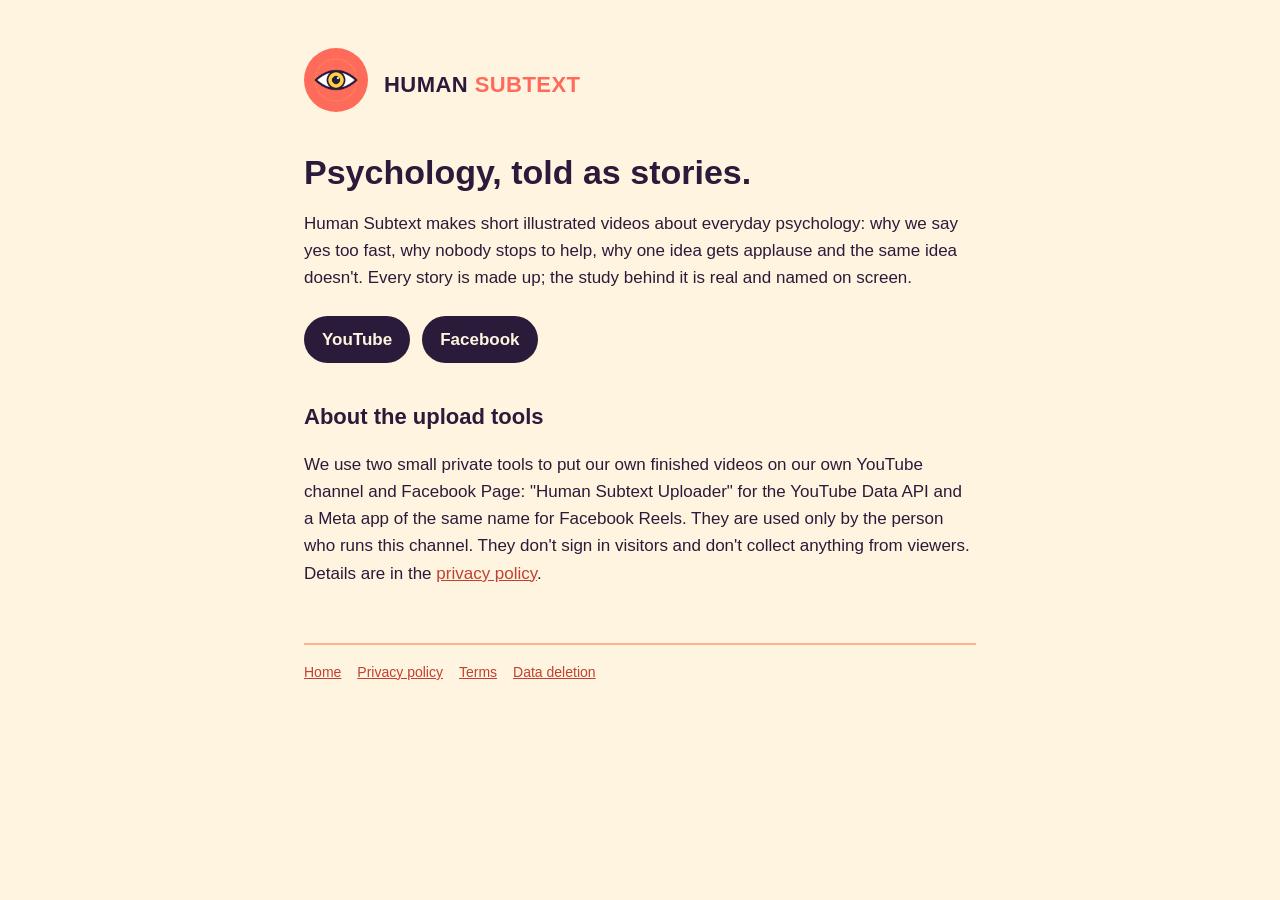
<file: index.html>
<!doctype html><html lang="en"><head><meta charset="utf-8"><meta name="viewport" content="width=device-width,initial-scale=1">
<title>Human Subtext: psychology, told as stories</title><meta name="description" content="Short illustrated stories about everyday psychology, each built on a real study."><link rel="icon" href="avatar.png"><link rel="stylesheet" href="style.css"></head><body><main>
<header><a href="index.html"><img src="avatar.png" alt="Human Subtext logo"></a><a href="index.html" class="word">HUMAN <span>SUBTEXT</span></a></header>
<h1>Psychology, told as stories.</h1>
<p>Human Subtext makes short illustrated videos about everyday psychology: why we say yes too fast, why nobody stops to help, why one idea gets applause and the same idea doesn't. Every story is made up; the study behind it is real and named on screen.</p>
<div class="links"><a href="https://www.youtube.com/@HumanSubtextPsych">YouTube</a><a href="https://www.facebook.com/profile.php?id=61596169727923">Facebook</a></div>
<h2>About the upload tools</h2>
<p>We use two small private tools to put our own finished videos on our own YouTube channel and Facebook Page: "Human Subtext Uploader" for the YouTube Data API and a Meta app of the same name for Facebook Reels. They are used only by the person who runs this channel. They don't sign in visitors and don't collect anything from viewers. Details are in the <a href="privacy.html">privacy policy</a>.</p>
<footer><a href="index.html">Home</a><a href="privacy.html">Privacy policy</a><a href="terms.html">Terms</a><a href="privacy.html#data-deletion">Data deletion</a></footer>
</main></body></html>
</file>
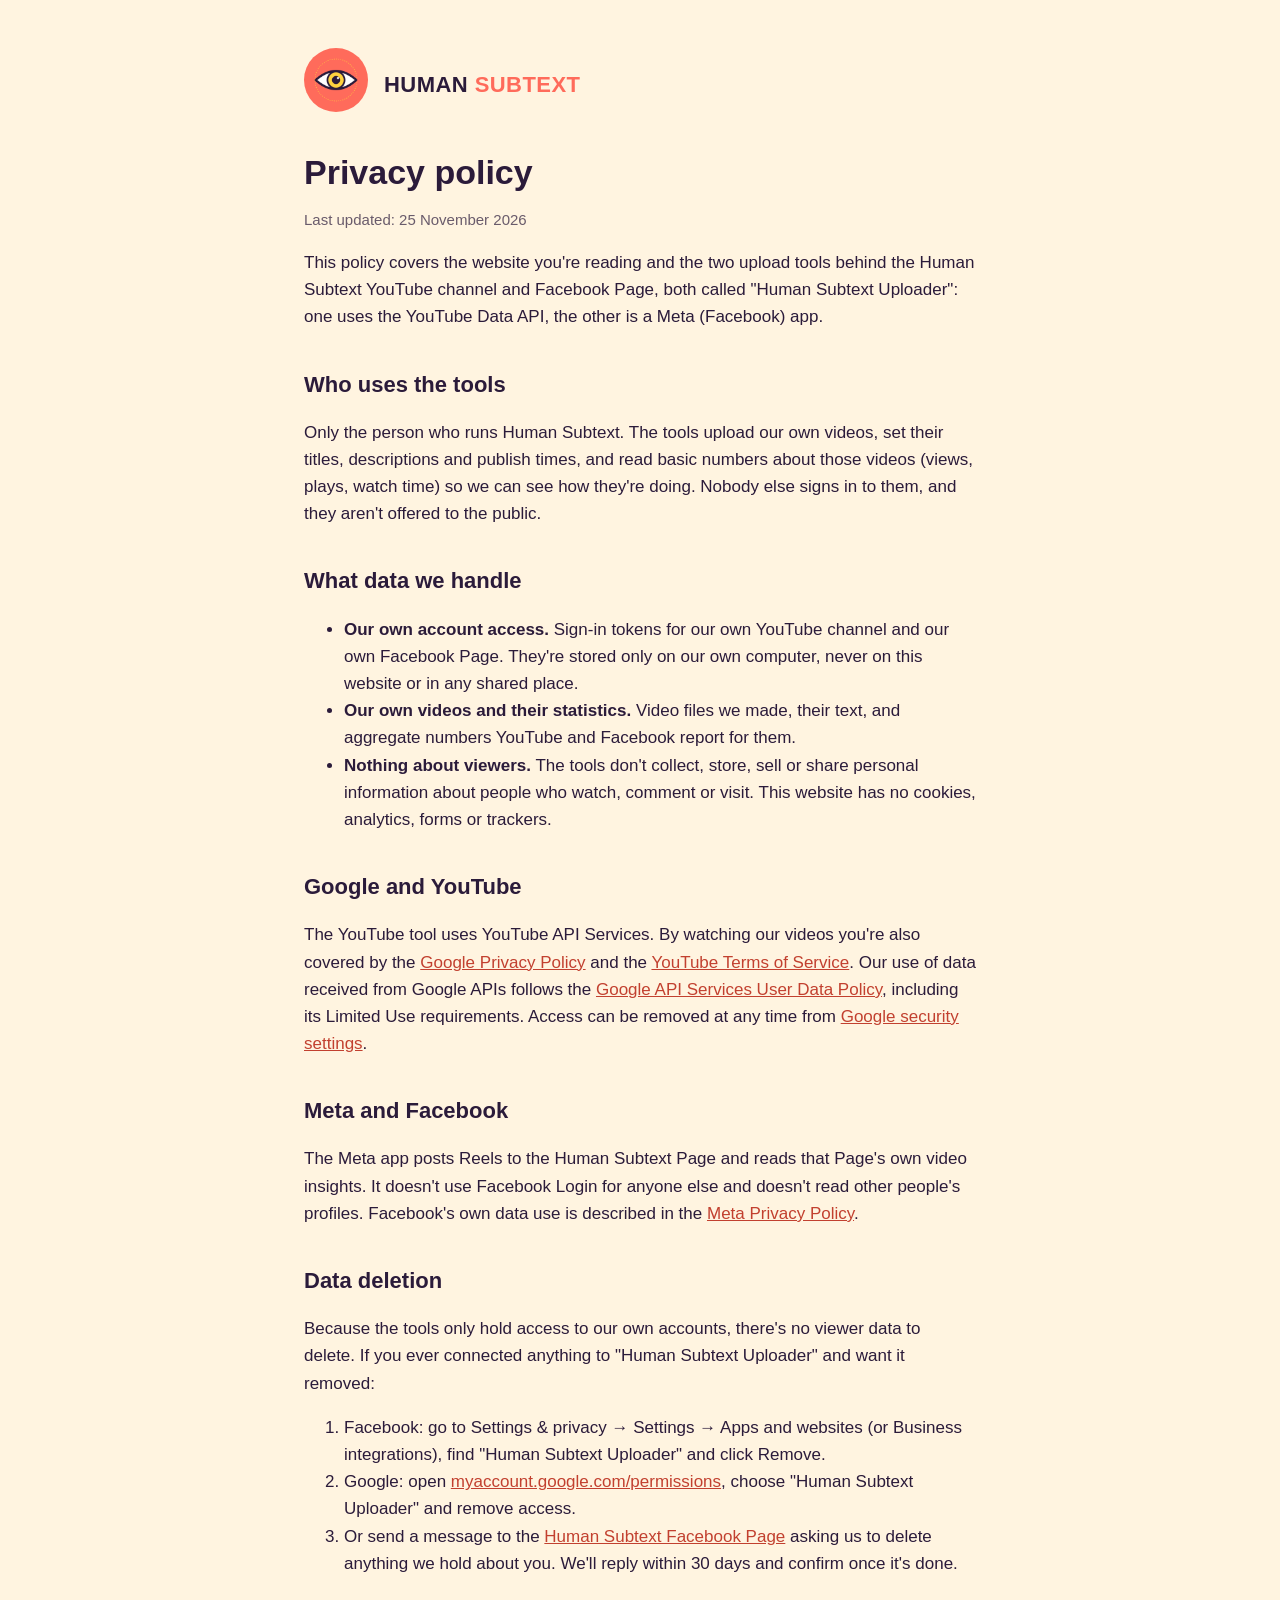
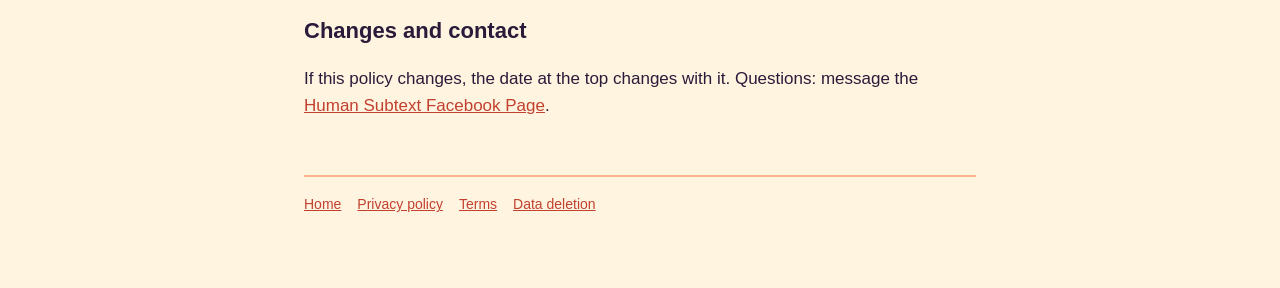
<file: privacy.html>
<!doctype html><html lang="en"><head><meta charset="utf-8"><meta name="viewport" content="width=device-width,initial-scale=1">
<title>Privacy policy · Human Subtext</title><link rel="icon" href="avatar.png"><link rel="stylesheet" href="style.css"></head><body><main>
<header><a href="index.html"><img src="avatar.png" alt="Human Subtext logo"></a><a href="index.html" class="word">HUMAN <span>SUBTEXT</span></a></header>
<h1>Privacy policy</h1>
<p class="muted">Last updated: 25 November 2026</p>
<p>This policy covers the website you're reading and the two upload tools behind the Human Subtext YouTube channel and Facebook Page, both called "Human Subtext Uploader": one uses the YouTube Data API, the other is a Meta (Facebook) app.</p>

<h2>Who uses the tools</h2>
<p>Only the person who runs Human Subtext. The tools upload our own videos, set their titles, descriptions and publish times, and read basic numbers about those videos (views, plays, watch time) so we can see how they're doing. Nobody else signs in to them, and they aren't offered to the public.</p>

<h2>What data we handle</h2>
<ul>
<li><b>Our own account access.</b> Sign-in tokens for our own YouTube channel and our own Facebook Page. They're stored only on our own computer, never on this website or in any shared place.</li>
<li><b>Our own videos and their statistics.</b> Video files we made, their text, and aggregate numbers YouTube and Facebook report for them.</li>
<li><b>Nothing about viewers.</b> The tools don't collect, store, sell or share personal information about people who watch, comment or visit. This website has no cookies, analytics, forms or trackers.</li>
</ul>

<h2>Google and YouTube</h2>
<p>The YouTube tool uses YouTube API Services. By watching our videos you're also covered by the <a href="https://policies.google.com/privacy">Google Privacy Policy</a> and the <a href="https://www.youtube.com/t/terms">YouTube Terms of Service</a>. Our use of data received from Google APIs follows the <a href="https://developers.google.com/terms/api-services-user-data-policy">Google API Services User Data Policy</a>, including its Limited Use requirements. Access can be removed at any time from <a href="https://myaccount.google.com/permissions">Google security settings</a>.</p>

<h2>Meta and Facebook</h2>
<p>The Meta app posts Reels to the Human Subtext Page and reads that Page's own video insights. It doesn't use Facebook Login for anyone else and doesn't read other people's profiles. Facebook's own data use is described in the <a href="https://www.facebook.com/privacy/policy/">Meta Privacy Policy</a>.</p>

<h2 id="data-deletion">Data deletion</h2>
<p>Because the tools only hold access to our own accounts, there's no viewer data to delete. If you ever connected anything to "Human Subtext Uploader" and want it removed:</p>
<ol>
<li>Facebook: go to Settings &amp; privacy → Settings → Apps and websites (or Business integrations), find "Human Subtext Uploader" and click Remove.</li>
<li>Google: open <a href="https://myaccount.google.com/permissions">myaccount.google.com/permissions</a>, choose "Human Subtext Uploader" and remove access.</li>
<li>Or send a message to the <a href="https://www.facebook.com/profile.php?id=61596169727923">Human Subtext Facebook Page</a> asking us to delete anything we hold about you. We'll reply within 30 days and confirm once it's done.</li>
</ol>

<h2>Changes and contact</h2>
<p>If this policy changes, the date at the top changes with it. Questions: message the <a href="https://www.facebook.com/profile.php?id=61596169727923">Human Subtext Facebook Page</a>.</p>
<footer><a href="index.html">Home</a><a href="privacy.html">Privacy policy</a><a href="terms.html">Terms</a><a href="privacy.html#data-deletion">Data deletion</a></footer>
</main></body></html>
</file>
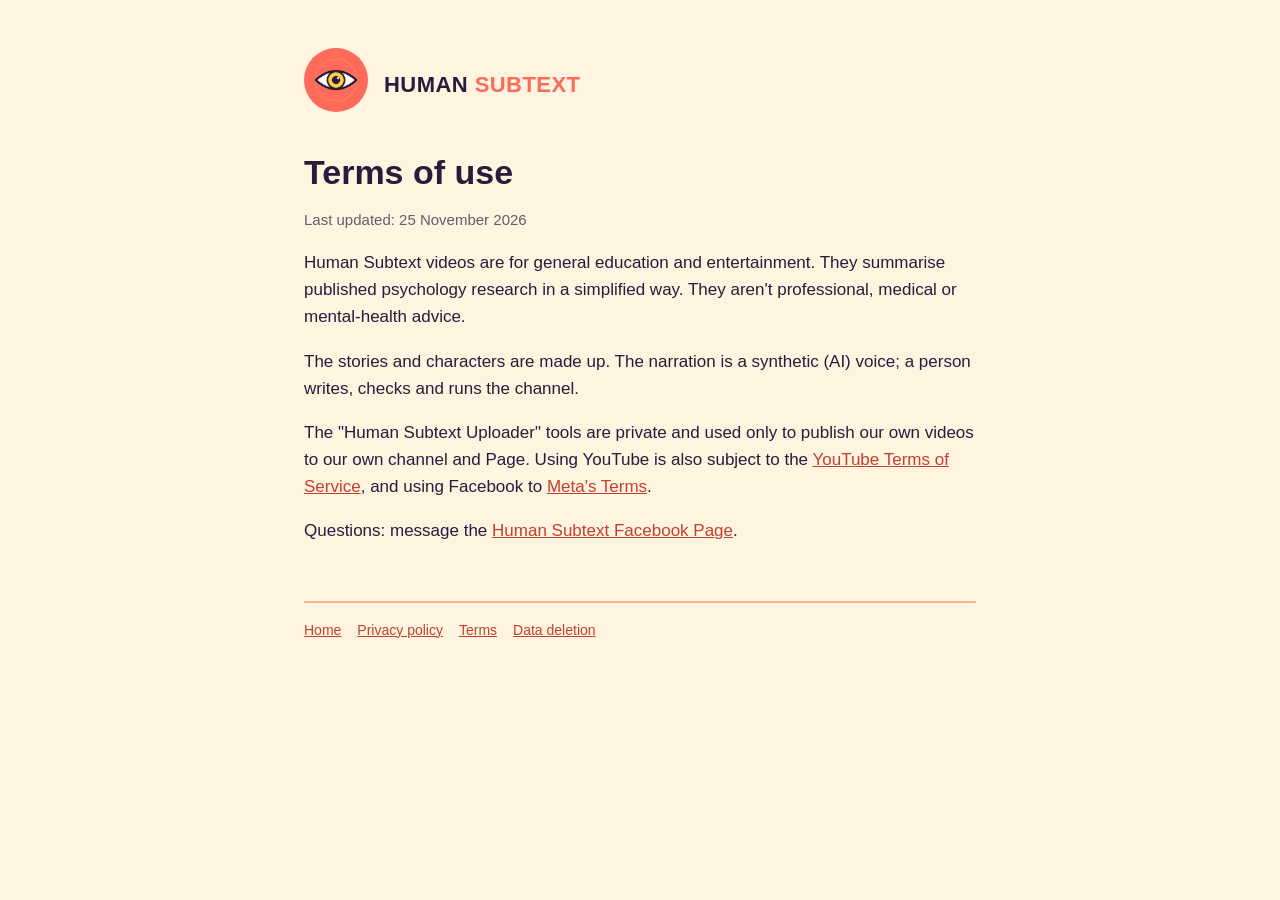
<file: terms.html>
<!doctype html><html lang="en"><head><meta charset="utf-8"><meta name="viewport" content="width=device-width,initial-scale=1">
<title>Terms · Human Subtext</title><link rel="icon" href="avatar.png"><link rel="stylesheet" href="style.css"></head><body><main>
<header><a href="index.html"><img src="avatar.png" alt="Human Subtext logo"></a><a href="index.html" class="word">HUMAN <span>SUBTEXT</span></a></header>
<h1>Terms of use</h1>
<p class="muted">Last updated: 25 November 2026</p>
<p>Human Subtext videos are for general education and entertainment. They summarise published psychology research in a simplified way. They aren't professional, medical or mental-health advice.</p>
<p>The stories and characters are made up. The narration is a synthetic (AI) voice; a person writes, checks and runs the channel.</p>
<p>The "Human Subtext Uploader" tools are private and used only to publish our own videos to our own channel and Page. Using YouTube is also subject to the <a href="https://www.youtube.com/t/terms">YouTube Terms of Service</a>, and using Facebook to <a href="https://www.facebook.com/terms.php">Meta's Terms</a>.</p>
<p>Questions: message the <a href="https://www.facebook.com/profile.php?id=61596169727923">Human Subtext Facebook Page</a>.</p>
<footer><a href="index.html">Home</a><a href="privacy.html">Privacy policy</a><a href="terms.html">Terms</a><a href="privacy.html#data-deletion">Data deletion</a></footer>
</main></body></html>
</file>
<file: style.css>
:root{--plum:#2B1B3A;--cream:#FFF4E0;--coral:#FF6B5B;--sun:#FFD23F;--peach:#FFB38A}
*{box-sizing:border-box}
body{margin:0;background:var(--cream);color:var(--plum);font:17px/1.6 -apple-system,BlinkMacSystemFont,"Segoe UI",Inter,Roboto,sans-serif}
main{max-width:720px;margin:0 auto;padding:48px 24px 72px}
header{display:flex;align-items:center;gap:16px;margin-bottom:32px}
header img{width:64px;height:64px;border-radius:50%}
header a{color:inherit;text-decoration:none}
.word{font-weight:900;letter-spacing:.02em;font-size:22px}
.word span{color:var(--coral)}
h1{font-size:34px;line-height:1.2;margin:0 0 8px}
h2{font-size:22px;margin:36px 0 8px}
.muted{opacity:.7;font-size:15px}
a{color:#C2402F}
.links{display:flex;flex-wrap:wrap;gap:12px;margin:24px 0}
.links a{background:var(--plum);color:var(--cream);padding:10px 18px;border-radius:999px;text-decoration:none;font-weight:600}
footer{margin-top:56px;padding-top:16px;border-top:2px solid var(--peach);font-size:14px}
footer a{margin-right:16px}
</file>
